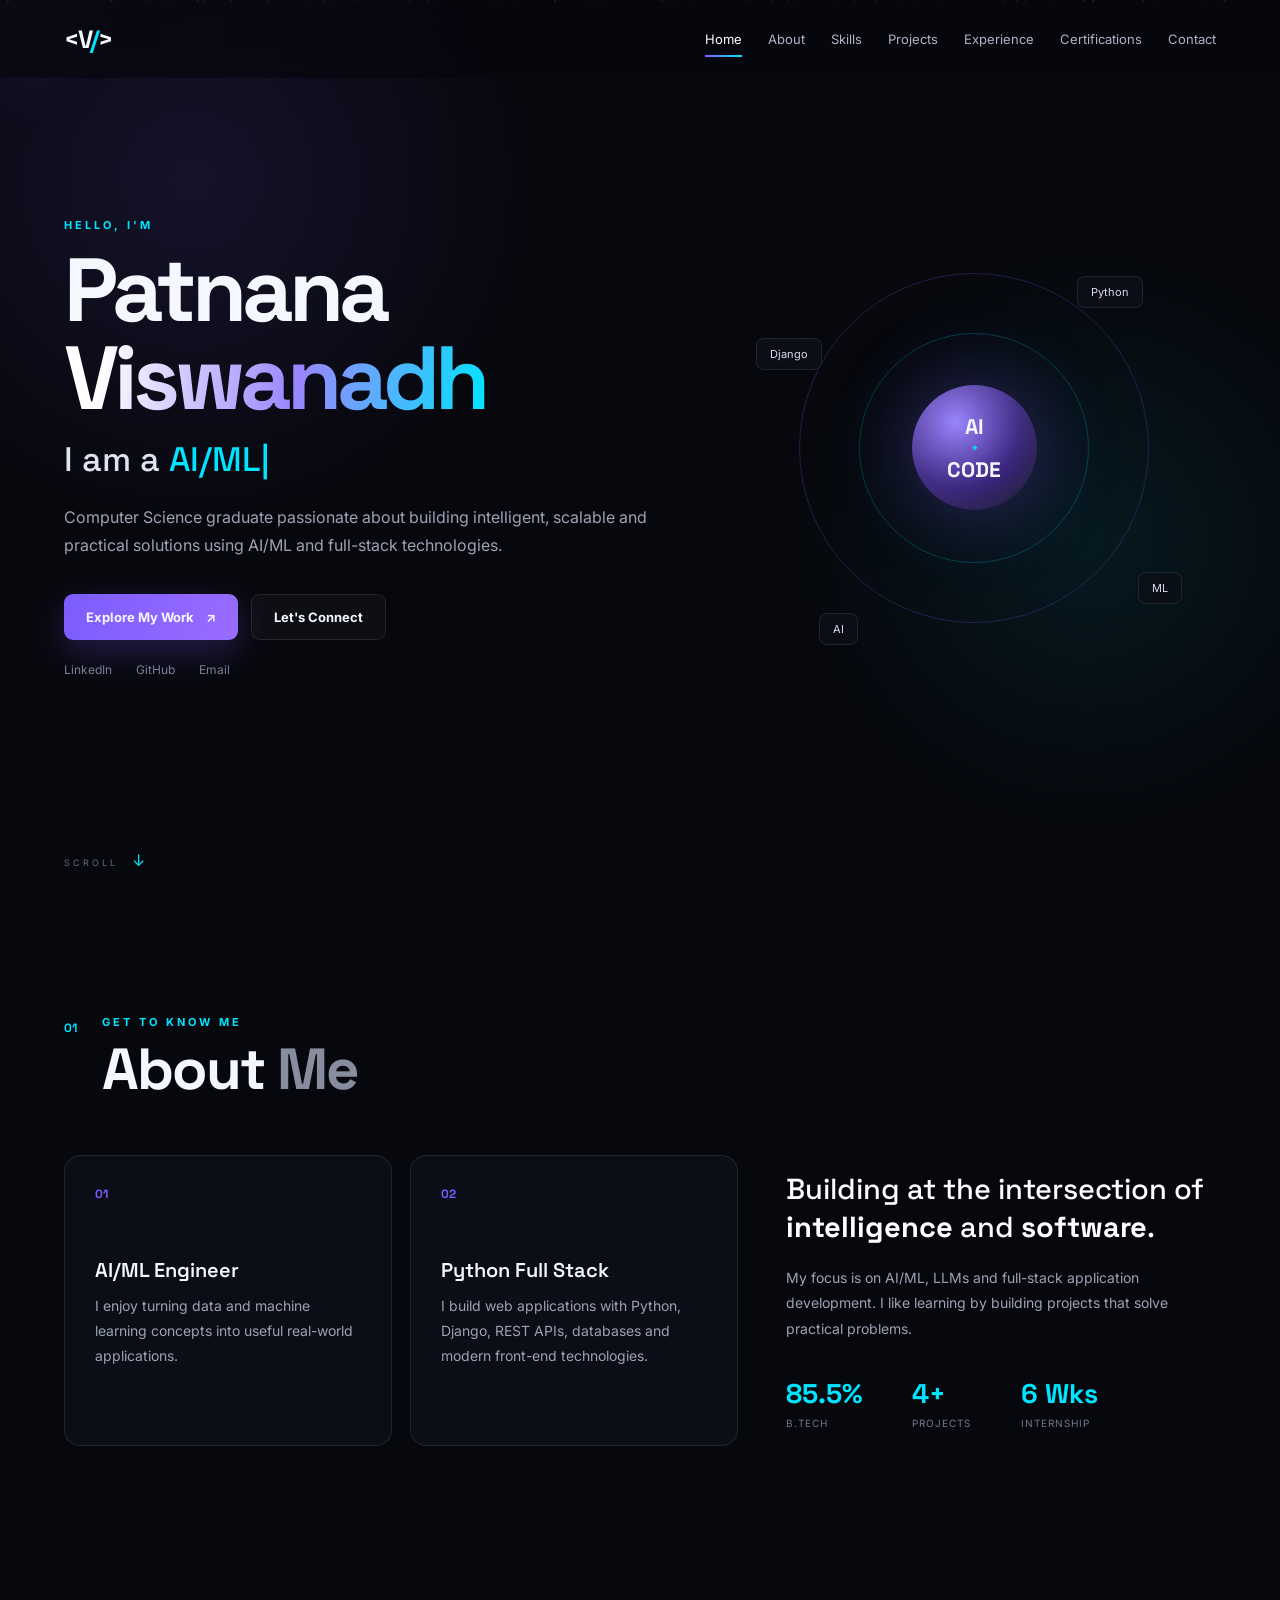
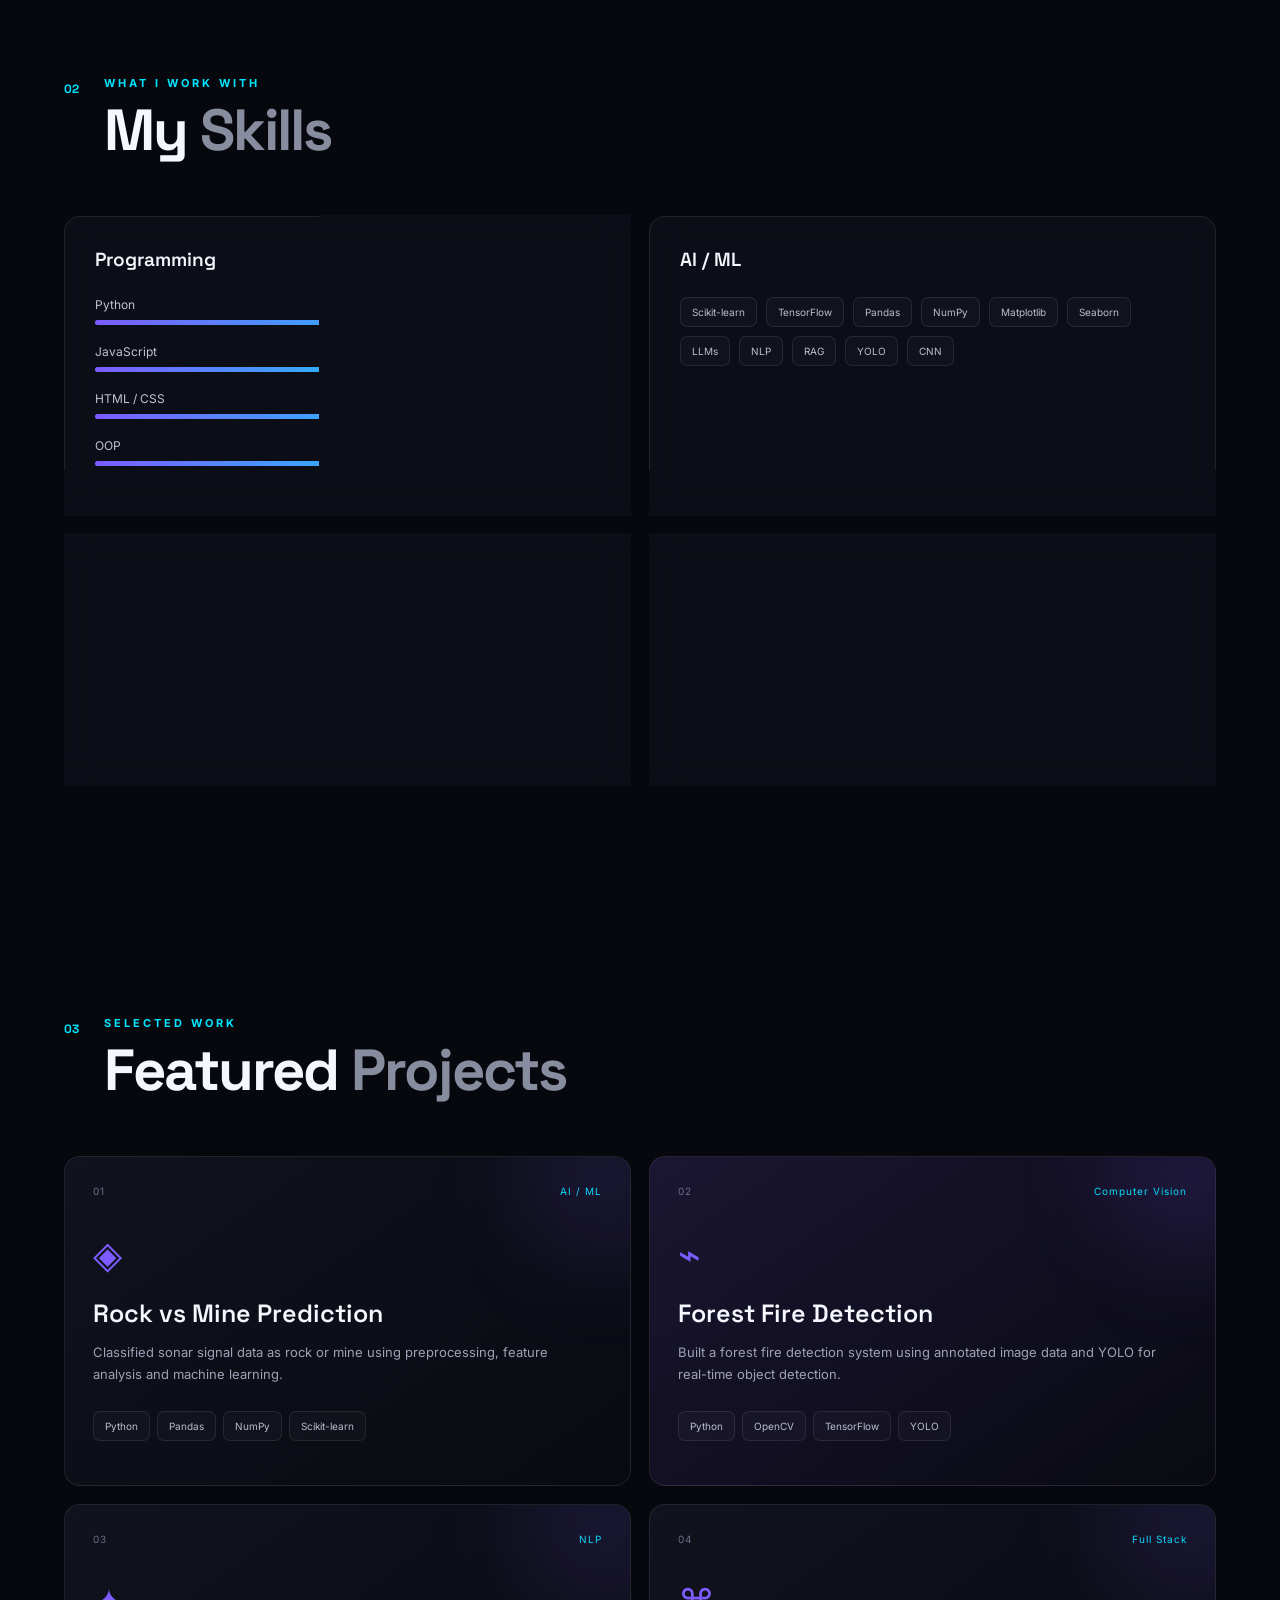
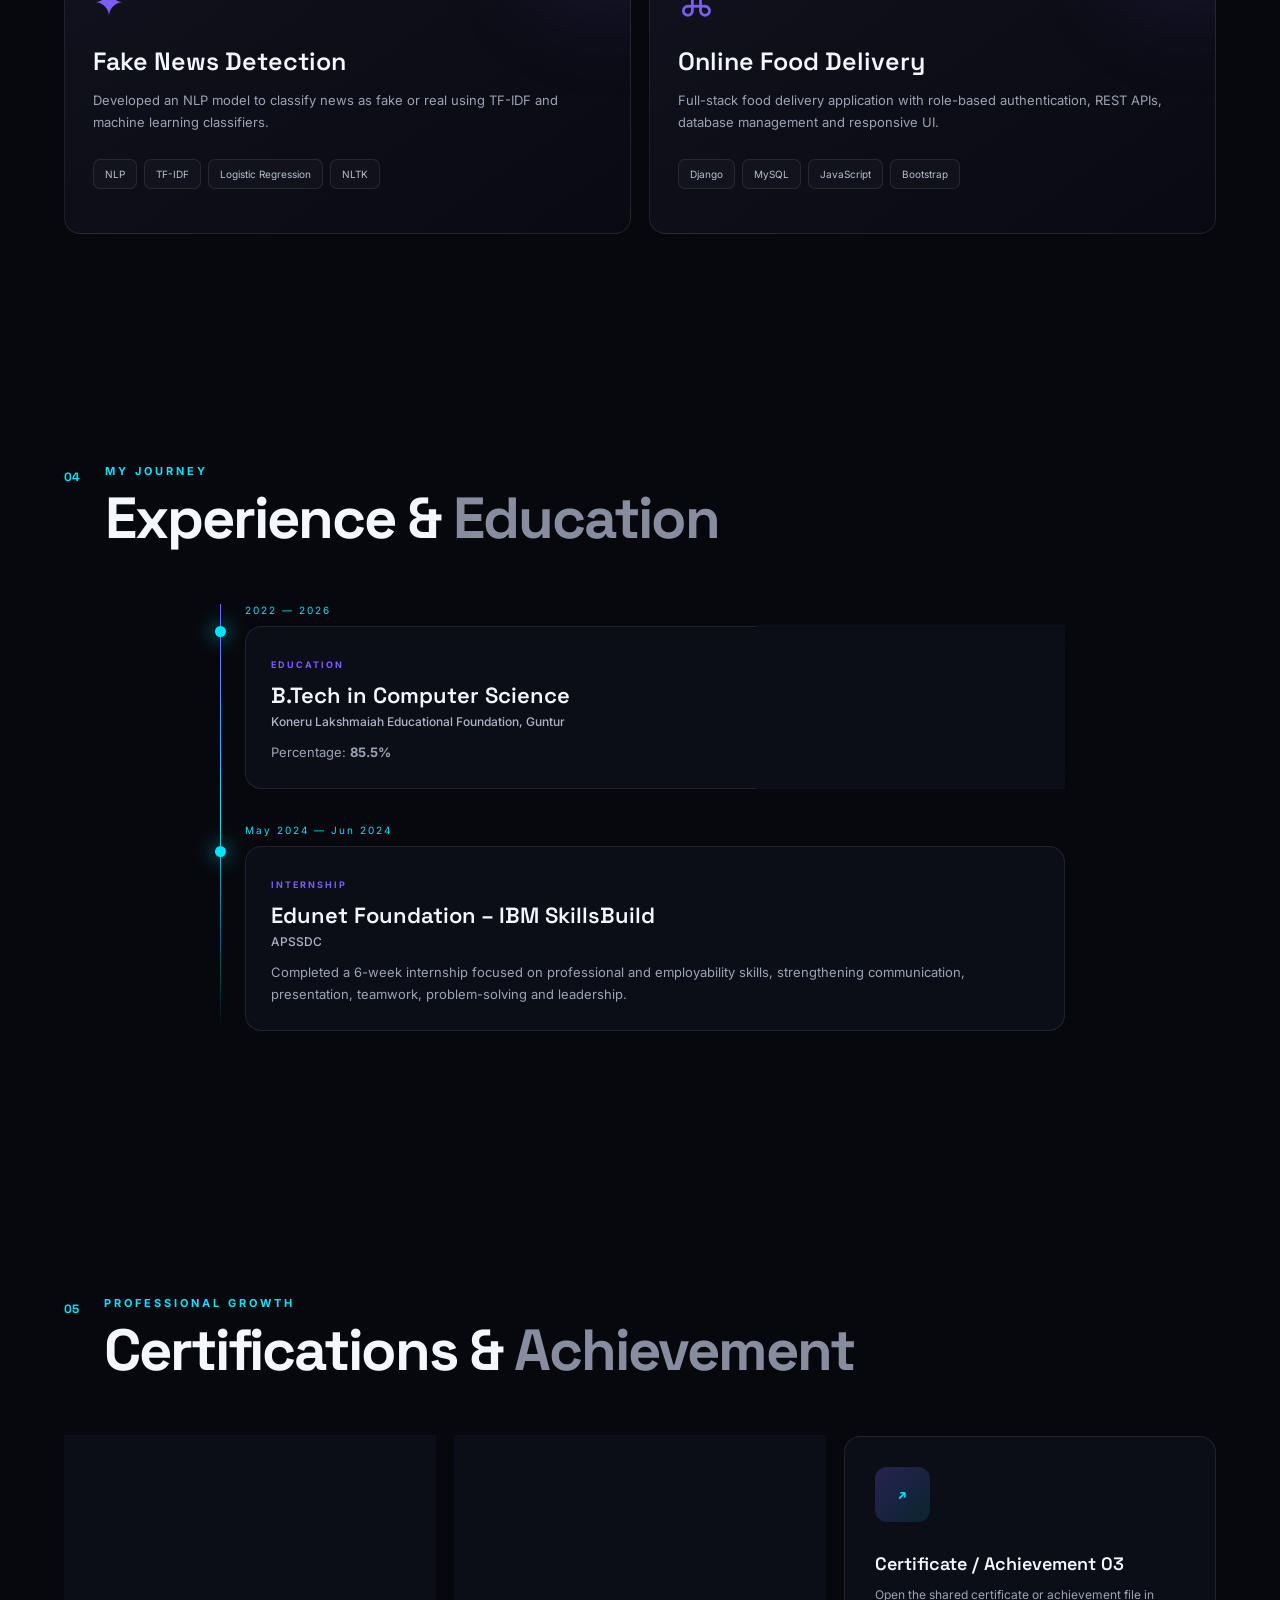
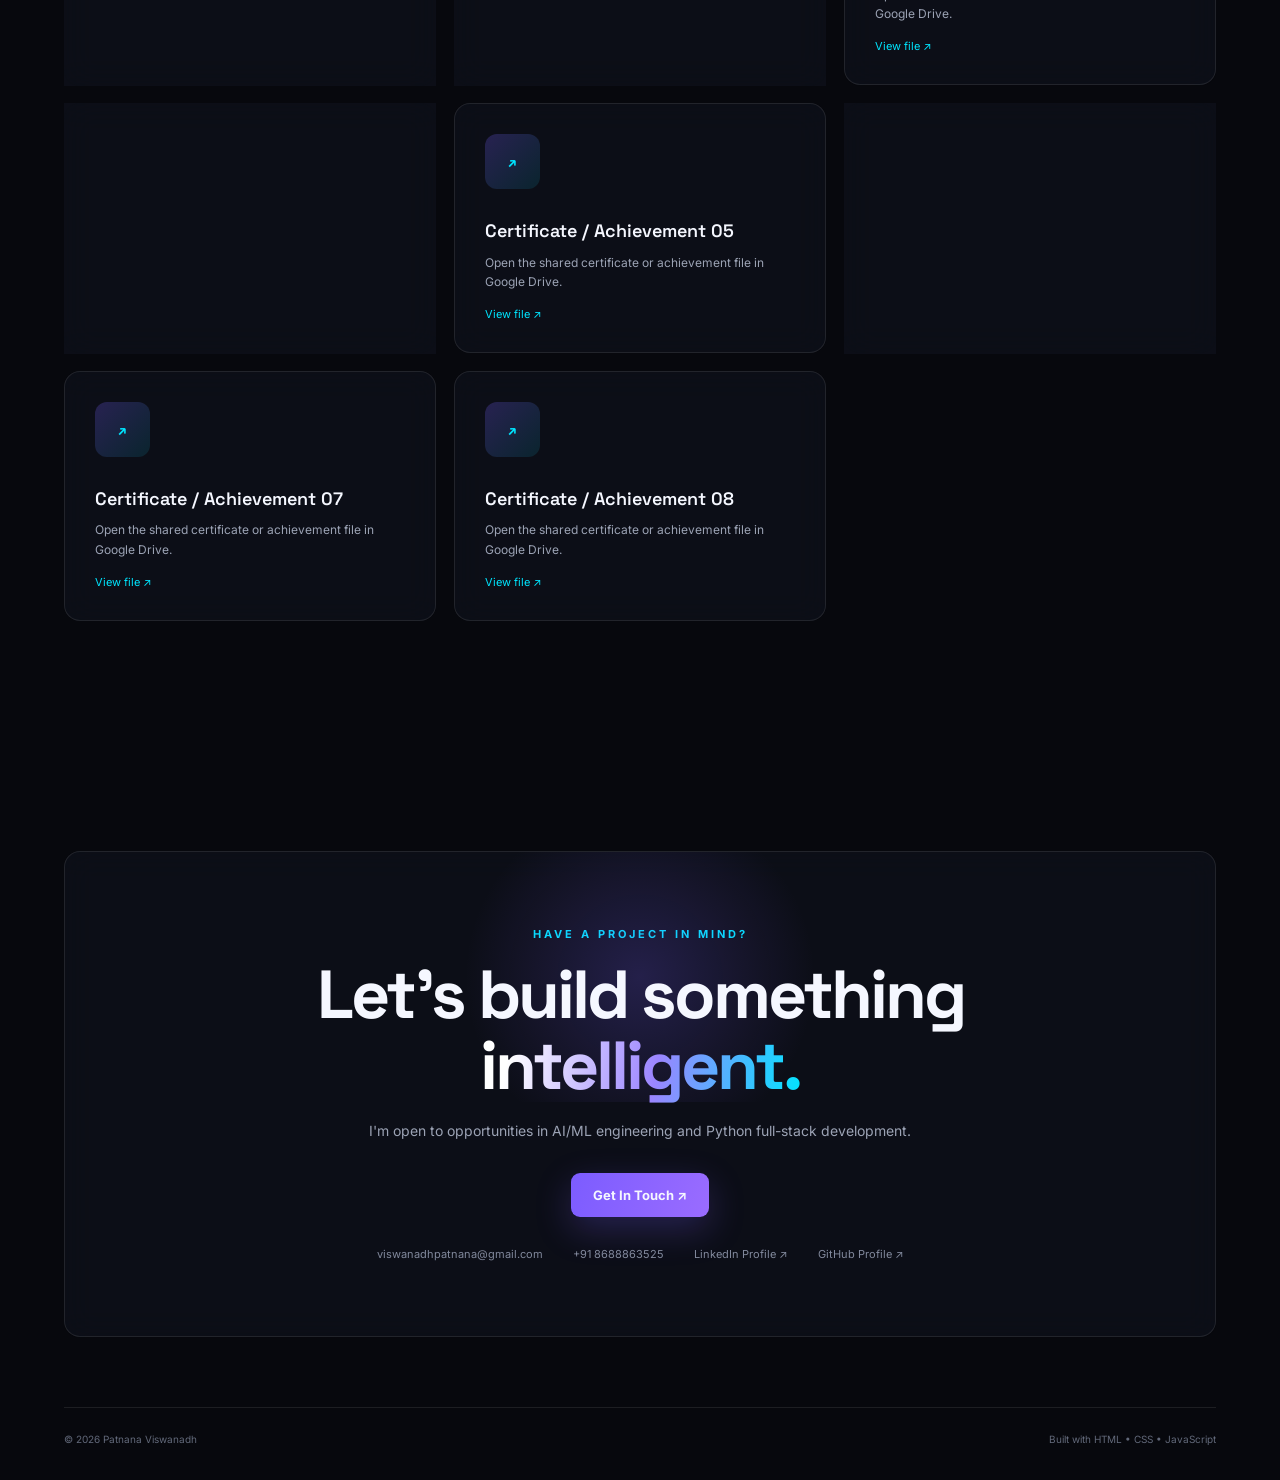
<file: viswanadh-portfolio-final/index.html>
<!DOCTYPE html>
<html lang="en">
<head>
  <meta charset="UTF-8">
  <meta name="viewport" content="width=device-width, initial-scale=1.0">
  <meta name="description" content="PATNANA VISWANADH — AI/ML Engineer and Python Full Stack Developer Portfolio">
  <title>Viswanadh | AI/ML Engineer</title>
  <link rel="preconnect" href="https://fonts.googleapis.com">
  <link rel="preconnect" href="https://fonts.gstatic.com" crossorigin>
  <link href="https://fonts.googleapis.com/css2?family=Inter:wght@400;500;600;700;800&family=Space+Grotesk:wght@400;500;600;700&display=swap" rel="stylesheet">
  <link rel="stylesheet" href="style.css">
  
<style>
.project-clickable{cursor:pointer}
.project-clickable:focus-visible{outline:2px solid var(--accent2);outline-offset:4px}
.cert-link{display:block;color:inherit;text-decoration:none}
.cert-open{display:inline-block;margin-top:16px;font-size:11px;color:var(--accent2)}
.cert-link:hover .cert-open{color:#fff}
.project-modal{position:fixed;inset:0;z-index:100;display:none;align-items:center;justify-content:center;padding:24px}
.project-modal.open{display:flex}
.project-modal-backdrop{position:absolute;inset:0;background:rgba(0,0,0,.78);backdrop-filter:blur(12px)}
.project-modal-dialog{position:relative;width:min(760px,100%);max-height:88vh;overflow:auto;background:#0d0f19;border:1px solid rgba(255,255,255,.13);border-radius:18px;padding:34px;box-shadow:0 25px 100px rgba(0,0,0,.55);animation:modalIn .28s ease}
.project-modal-close{position:absolute;right:18px;top:12px;width:38px;height:38px;border:1px solid var(--line);border-radius:9px;background:rgba(255,255,255,.04);color:#fff;font-size:28px;cursor:pointer}
.project-modal-dialog h2{font:700 clamp(27px,4vw,42px)/1.1 "Space Grotesk";letter-spacing:-1px;margin:12px 40px 26px 0}
.modal-section{padding:20px 0;border-top:1px solid var(--line)}
.modal-section h3{font:600 17px "Space Grotesk";margin-bottom:12px;color:#f3f4fb}
.modal-section p,.modal-section li{font-size:13px;line-height:1.8;color:var(--muted)}
.modal-section ul{padding-left:20px}
.modal-section li{padding:4px 0}
.modal-chips{display:flex;flex-wrap:wrap;gap:8px}
.modal-chips span{padding:8px 11px;border:1px solid var(--line);border-radius:7px;font-size:11px;color:#cbd0e0;background:rgba(255,255,255,.03)}
body.modal-open{overflow:hidden}
@keyframes modalIn{from{opacity:0;transform:translateY(15px) scale(.985)}to{opacity:1;transform:translateY(0) scale(1)}}
@media(max-width:600px){.project-modal{padding:12px}.project-modal-dialog{padding:24px 18px}.contact-details{flex-wrap:wrap}.cert-grid{grid-template-columns:1fr}}
</style>

</head>
<body>
  <div id="particles"></div>
  <div class="cursor-glow"></div>

  <header class="navbar">
    <a href="#home" class="logo">&lt;V<span>/</span>&gt;</a>
    <button class="menu-toggle" aria-label="Open menu"><span></span><span></span><span></span></button>
    <nav class="nav-links">
      <a href="#home" class="active">Home</a>
      <a href="#about">About</a>
      <a href="#skills">Skills</a>
      <a href="#projects">Projects</a>
      <a href="#experience">Experience</a>
      <a href="#certifications">Certifications</a>
      <a href="#contact">Contact</a>
    </nav>
  </header>

  <main>
    <section id="home" class="hero section">
      <div class="hero-content reveal">
        <p class="eyebrow">HELLO, I'M</p>
        <h1>Patnana <span>Viswanadh</span></h1>
        <h2>I am a <span id="typing"></span><span class="caret">|</span></h2>
        <p class="hero-text">
          Computer Science graduate passionate about building intelligent,
          scalable and practical solutions using AI/ML and full-stack technologies.
        </p>
        <div class="hero-buttons">
          <a href="#projects" class="btn primary">Explore My Work <span>↗</span></a>
          <a href="#contact" class="btn secondary">Let's Connect</a>
        </div>
        <div class="socials">
          <a href="https://www.linkedin.com/in/patnana-viswanadh-44a00a28b/" target="_blank" rel="noopener">LinkedIn</a>
          <a href="https://github.com/Vishwa2200032820" target="_blank" rel="noopener">GitHub</a>
          <a href="mailto:viswanadhpatnana@gmail.com">Email</a>
        </div>
      </div>
      <div class="hero-orbit reveal">
        <div class="orbit orbit-one"></div>
        <div class="orbit orbit-two"></div>
        <div class="orbit-core">
          <span>AI</span>
          <small>+</small>
          <span>CODE</span>
        </div>
        <div class="floating-tag tag-python">Python</div>
        <div class="floating-tag tag-ml">ML</div>
        <div class="floating-tag tag-django">Django</div>
        <div class="floating-tag tag-ai">AI</div>
      </div>
      <a class="scroll-down" href="#about">SCROLL <span>↓</span></a>
    </section>

    <section id="about" class="section">
      <div class="section-heading reveal">
        <span>01</span>
        <div><p>GET TO KNOW ME</p><h2>About <em>Me</em></h2></div>
      </div>
      <div class="about-grid">
        <div class="about-card glass reveal">
          <div class="number">01</div>
          <h3>AI/ML Engineer</h3>
          <p>I enjoy turning data and machine learning concepts into useful real-world applications.</p>
        </div>
        <div class="about-card glass reveal">
          <div class="number">02</div>
          <h3>Python Full Stack</h3>
          <p>I build web applications with Python, Django, REST APIs, databases and modern front-end technologies.</p>
        </div>
        <div class="about-copy reveal">
          <p class="lead">Building at the intersection of <strong>intelligence</strong> and <strong>software</strong>.</p>
          <p>My focus is on AI/ML, LLMs and full-stack application development. I like learning by building projects that solve practical problems.</p>
          <div class="stats">
            <div><strong>85.5%</strong><span>B.Tech</span></div>
            <div><strong>4+</strong><span>Projects</span></div>
            <div><strong>6 Wks</strong><span>Internship</span></div>
          </div>
        </div>
      </div>
    </section>

    <section id="skills" class="section">
      <div class="section-heading reveal">
        <span>02</span>
        <div><p>WHAT I WORK WITH</p><h2>My <em>Skills</em></h2></div>
      </div>
      <div class="skills-grid">
        <div class="skill-panel glass reveal">
          <h3>Programming</h3>
          <div class="skill-list">
            <div class="skill"><span>Python</span><i><b style="--w:92%"></b></i></div>
            <div class="skill"><span>JavaScript</span><i><b style="--w:78%"></b></i></div>
            <div class="skill"><span>HTML / CSS</span><i><b style="--w:88%"></b></i></div>
            <div class="skill"><span>OOP</span><i><b style="--w:82%"></b></i></div>
          </div>
        </div>
        <div class="skill-panel glass reveal">
          <h3>AI / ML</h3>
          <div class="chip-wrap">
            <span>Scikit-learn</span><span>TensorFlow</span><span>Pandas</span><span>NumPy</span>
            <span>Matplotlib</span><span>Seaborn</span><span>LLMs</span><span>NLP</span>
            <span>RAG</span><span>YOLO</span><span>CNN</span>
          </div>
        </div>
        <div class="skill-panel glass reveal">
          <h3>Development & Cloud</h3>
          <div class="chip-wrap">
            <span>Django</span><span>REST APIs</span><span>MySQL</span><span>MongoDB</span>
            <span>AWS</span><span>Git</span><span>Bootstrap</span>
          </div>
        </div>
        <div class="skill-panel glass reveal">
          <h3>Soft Skills</h3>
          <div class="soft-skills">
            <div>Communication</div><div>Problem Solving</div><div>Team Collaboration</div>
            <div>Adaptability</div><div>Leadership</div>
          </div>
        </div>
      </div>
    </section>

    <section id="projects" class="section">
      <div class="section-heading reveal">
        <span>03</span>
        <div><p>SELECTED WORK</p><h2>Featured <em>Projects</em></h2></div>
      </div>
      <div class="projects-grid">
        <article class="project-card reveal project-clickable" tabindex="0" role="button" aria-label="View Rock vs Mine Prediction project details" data-project="rock-mine">
          <div class="project-top"><span>01</span><span>AI / ML</span></div>
          <div class="project-icon">◈</div>
          <h3>Rock vs Mine Prediction</h3>
          <p>Classified sonar signal data as rock or mine using preprocessing, feature analysis and machine learning.</p>
          <div class="techs"><span>Python</span><span>Pandas</span><span>NumPy</span><span>Scikit-learn</span></div>
        </article>
        <article class="project-card featured reveal project-clickable" tabindex="0" role="button" aria-label="View Forest Fire Detection project details" data-project="forest-fire">
          <div class="project-top"><span>02</span><span>Computer Vision</span></div>
          <div class="project-icon">⌁</div>
          <h3>Forest Fire Detection</h3>
          <p>Built a forest fire detection system using annotated image data and YOLO for real-time object detection.</p>
          <div class="techs"><span>Python</span><span>OpenCV</span><span>TensorFlow</span><span>YOLO</span></div>
        </article>
        <article class="project-card reveal project-clickable" tabindex="0" role="button" aria-label="View Fake News Detection project details" data-project="fake-news">
          <div class="project-top"><span>03</span><span>NLP</span></div>
          <div class="project-icon">✦</div>
          <h3>Fake News Detection</h3>
          <p>Developed an NLP model to classify news as fake or real using TF-IDF and machine learning classifiers.</p>
          <div class="techs"><span>NLP</span><span>TF-IDF</span><span>Logistic Regression</span><span>NLTK</span></div>
        </article>
        <article class="project-card reveal project-clickable" tabindex="0" role="button" aria-label="View Online Food Delivery project details" data-project="food-delivery">
          <div class="project-top"><span>04</span><span>Full Stack</span></div>
          <div class="project-icon">⌘</div>
          <h3>Online Food Delivery</h3>
          <p>Full-stack food delivery application with role-based authentication, REST APIs, database management and responsive UI.</p>
          <div class="techs"><span>Django</span><span>MySQL</span><span>JavaScript</span><span>Bootstrap</span></div>
        </article>
      </div>
    </section>

    <section id="experience" class="section">
      <div class="section-heading reveal">
        <span>04</span>
        <div><p>MY JOURNEY</p><h2>Experience & <em>Education</em></h2></div>
      </div>
      <div class="timeline">
        <div class="timeline-item reveal">
          <div class="timeline-dot"></div>
          <div class="timeline-date">2022 — 2026</div>
          <div class="timeline-card glass">
            <span class="label">EDUCATION</span>
            <h3>B.Tech in Computer Science</h3>
            <h4>Koneru Lakshmaiah Educational Foundation, Guntur</h4>
            <p>Percentage: <strong>85.5%</strong></p>
          </div>
        </div>
        <div class="timeline-item reveal">
          <div class="timeline-dot"></div>
          <div class="timeline-date">May 2024 — Jun 2024</div>
          <div class="timeline-card glass">
            <span class="label">INTERNSHIP</span>
            <h3>Edunet Foundation – IBM SkillsBuild</h3>
            <h4>APSSDC</h4>
            <p>Completed a 6-week internship focused on professional and employability skills, strengthening communication, presentation, teamwork, problem-solving and leadership.</p>
          </div>
        </div>
      </div>
    </section>

    <section id="certifications" class="section">
      <div class="section-heading reveal">
        <span>05</span>
        <div><p>PROFESSIONAL GROWTH</p><h2>Certifications & <em>Achievement</em></h2></div>
      </div>
      <div class="cert-grid">
        <a class="cert-card glass reveal cert-link" href="https://drive.google.com/file/d/1FYxLVTr85f6TMLWPl_wfL__L0i3bzrdX/view?usp=sharing" target="_blank" rel="noopener noreferrer">
          <span class="cert-icon">↗</span><h3>Certificate / Achievement 01</h3>
          <p>Open the shared certificate or achievement file in Google Drive.</p>
          <span class="cert-open">View file ↗</span>
        </a>
        <a class="cert-card glass reveal cert-link" href="https://drive.google.com/file/d/14j0xGTegTlmkMLmcgAv-vDctXFkLSvYd/view?usp=sharing" target="_blank" rel="noopener noreferrer">
          <span class="cert-icon">↗</span><h3>Certificate / Achievement 02</h3>
          <p>Open the shared certificate or achievement file in Google Drive.</p>
          <span class="cert-open">View file ↗</span>
        </a>
        <a class="cert-card glass reveal cert-link" href="https://drive.google.com/file/d/1AFk_jsiY-HH23PY2GI0Kzycol580z61q/view?usp=sharing" target="_blank" rel="noopener noreferrer">
          <span class="cert-icon">↗</span><h3>Certificate / Achievement 03</h3>
          <p>Open the shared certificate or achievement file in Google Drive.</p>
          <span class="cert-open">View file ↗</span>
        </a>
        <a class="cert-card glass reveal cert-link" href="https://drive.google.com/file/d/1x9Zbv9hE2oCV2LBrzBK1opeRDTbhT_m2/view?usp=sharing" target="_blank" rel="noopener noreferrer">
          <span class="cert-icon">↗</span><h3>Certificate / Achievement 04</h3>
          <p>Open the shared certificate or achievement file in Google Drive.</p>
          <span class="cert-open">View file ↗</span>
        </a>
        <a class="cert-card glass reveal cert-link" href="https://drive.google.com/file/d/1vEYkzbOBhbqFwpVKcn2FZHP51qk7mM_G/view?usp=sharing" target="_blank" rel="noopener noreferrer">
          <span class="cert-icon">↗</span><h3>Certificate / Achievement 05</h3>
          <p>Open the shared certificate or achievement file in Google Drive.</p>
          <span class="cert-open">View file ↗</span>
        </a>
        <a class="cert-card glass reveal cert-link" href="https://drive.google.com/file/d/1GxY9gQEqFujlfK3JYgPlXoK2BxfYrAkL/view?usp=sharing" target="_blank" rel="noopener noreferrer">
          <span class="cert-icon">↗</span><h3>Certificate / Achievement 06</h3>
          <p>Open the shared certificate or achievement file in Google Drive.</p>
          <span class="cert-open">View file ↗</span>
        </a>
        <a class="cert-card glass reveal cert-link" href="https://drive.google.com/file/d/1GTLKYwqZnoPF7FP4o9kjnsiBi1kGtxqs/view?usp=sharing" target="_blank" rel="noopener noreferrer">
          <span class="cert-icon">↗</span><h3>Certificate / Achievement 07</h3>
          <p>Open the shared certificate or achievement file in Google Drive.</p>
          <span class="cert-open">View file ↗</span>
        </a>
        <a class="cert-card glass reveal cert-link" href="https://drive.google.com/file/d/19qVWu9MwVhOYU-Z3QQSoR1wYjOK23UKq/view?usp=sharing" target="_blank" rel="noopener noreferrer">
          <span class="cert-icon">↗</span><h3>Certificate / Achievement 08</h3>
          <p>Open the shared certificate or achievement file in Google Drive.</p>
          <span class="cert-open">View file ↗</span>
        </a>
      </div>
    </section>

    <section id="contact" class="section contact-section">
      <div class="contact-box glass reveal">
        <p class="eyebrow">HAVE A PROJECT IN MIND?</p>
        <h2>Let's build something <span>intelligent.</span></h2>
        <p>I'm open to opportunities in AI/ML engineering and Python full-stack development.</p>
        <a class="btn primary" href="mailto:viswanadhpatnana@gmail.com">Get In Touch ↗</a>
        <div class="contact-details">
          <a href="mailto:viswanadhpatnana@gmail.com">viswanadhpatnana@gmail.com</a>
          <a href="tel:+918688863525">+91 8688863525</a>
          <a href="https://www.linkedin.com/in/patnana-viswanadh-44a00a28b/" target="_blank" rel="noopener noreferrer">LinkedIn Profile ↗</a>
          <a href="https://github.com/Vishwa2200032820" target="_blank" rel="noopener noreferrer">GitHub Profile ↗</a>
        </div>
      </div>
    </section>
  </main>


  <div class="project-modal" id="project-modal" aria-hidden="true">
    <div class="project-modal-backdrop" data-close-modal></div>
    <div class="project-modal-dialog" role="dialog" aria-modal="true" aria-labelledby="modal-title">
      <button class="project-modal-close" type="button" aria-label="Close project details" data-close-modal>×</button>
      <p class="eyebrow">PROJECT README</p>
      <h2 id="modal-title">Project details</h2>
      <div id="modal-body"></div>
    </div>
  </div>

  <footer><span>© 2026 Patnana Viswanadh</span><span>Built with HTML • CSS • JavaScript</span></footer>

  <script src="script.js"></script>
</body>
</html>
</file>
<file: viswanadh-portfolio-final/style.css>
:root{
  --bg:#07080d;--panel:rgba(16,18,28,.68);--text:#f5f7ff;--muted:#9ca3b5;
  --accent:#7c5cff;--accent2:#00e5ff;--line:rgba(255,255,255,.09);
  --max:1180px;
}
*{margin:0;padding:0;box-sizing:border-box}
html{scroll-behavior:smooth}
body{font-family:Inter,sans-serif;background:var(--bg);color:var(--text);overflow-x:hidden}
body:before{content:"";position:fixed;inset:0;background:radial-gradient(circle at 15% 20%,rgba(124,92,255,.12),transparent 28%),radial-gradient(circle at 85% 60%,rgba(0,229,255,.08),transparent 25%);pointer-events:none;z-index:-2}
a{color:inherit;text-decoration:none}
#particles{position:fixed;inset:0;z-index:-1;pointer-events:none}
.particle{position:absolute;width:2px;height:2px;background:#fff;border-radius:50%;opacity:.35;animation:float linear infinite}
.cursor-glow{position:fixed;width:280px;height:280px;border-radius:50%;background:radial-gradient(circle,rgba(124,92,255,.09),transparent 68%);pointer-events:none;transform:translate(-50%,-50%);z-index:0}
.navbar{position:fixed;top:0;left:0;right:0;height:78px;display:flex;align-items:center;justify-content:space-between;padding:0 5%;background:rgba(7,8,13,.7);backdrop-filter:blur(18px);border-bottom:1px solid transparent;z-index:20;transition:.3s}
.navbar.scrolled{border-color:var(--line)}
.logo{font:700 25px "Space Grotesk";letter-spacing:-2px}.logo span{color:var(--accent2)}
.nav-links{display:flex;gap:26px}.nav-links a{font-size:13px;color:#aeb4c7;position:relative;padding:10px 0}.nav-links a:after{content:"";position:absolute;bottom:0;left:0;width:0;height:2px;background:linear-gradient(90deg,var(--accent),var(--accent2));transition:.3s}.nav-links a:hover,.nav-links a.active{color:#fff}.nav-links a:hover:after,.nav-links a.active:after{width:100%}
.menu-toggle{display:none;background:none;border:0}.menu-toggle span{display:block;width:25px;height:2px;background:#fff;margin:5px}
.section{width:min(var(--max),90%);margin:auto;padding:115px 0}
.hero{min-height:100vh;display:flex;align-items:center;position:relative;padding-top:110px}
.hero-content{width:58%;z-index:2}.eyebrow,.section-heading p{font-size:11px;letter-spacing:3px;color:var(--accent2);font-weight:700}
.hero h1{font:700 clamp(48px,7vw,92px)/.98 "Space Grotesk";letter-spacing:-5px;margin:15px 0}
.hero h1 span,.contact-box h2 span{background:linear-gradient(100deg,#fff 10%,#9b85ff 55%,#00e5ff);-webkit-background-clip:text;color:transparent}
.hero h2{font:500 clamp(22px,3vw,34px) "Space Grotesk";color:#dfe3f1;margin-bottom:22px}.hero h2 span{color:var(--accent2)}.caret{animation:blink .7s infinite}
.hero-text{max-width:620px;color:var(--muted);font-size:16px;line-height:1.8}.hero-buttons{display:flex;gap:13px;margin:34px 0 22px}.btn{display:inline-flex;align-items:center;gap:12px;padding:14px 22px;border-radius:9px;font-weight:700;font-size:13px;transition:.3s}.btn.primary{background:linear-gradient(110deg,var(--accent),#9a6cff);box-shadow:0 12px 35px rgba(124,92,255,.25)}.btn.primary:hover{transform:translateY(-4px);box-shadow:0 18px 45px rgba(124,92,255,.4)}.btn.secondary{border:1px solid var(--line);background:rgba(255,255,255,.03)}.btn.secondary:hover{border-color:rgba(0,229,255,.4);transform:translateY(-3px)}
.socials{display:flex;gap:24px;color:#778096;font-size:12px}.socials a:hover{color:#fff}
.hero-orbit{position:absolute;right:0;width:42%;height:520px;display:grid;place-items:center}.orbit{position:absolute;border:1px solid rgba(124,92,255,.25);border-radius:50%;animation:spin 16s linear infinite}.orbit-one{width:350px;height:350px}.orbit-two{width:230px;height:230px;border-color:rgba(0,229,255,.22);animation-direction:reverse;animation-duration:11s}.orbit-core{width:125px;height:125px;border-radius:50%;background:radial-gradient(circle at 35% 30%,#9b85ff,#3b267f 55%,#0c0d14);display:flex;flex-direction:column;align-items:center;justify-content:center;box-shadow:0 0 80px rgba(124,92,255,.35),inset 0 0 35px rgba(255,255,255,.08);font:700 21px "Space Grotesk";z-index:2}.orbit-core small{font-size:12px;color:var(--accent2)}
.floating-tag{position:absolute;padding:8px 13px;border:1px solid var(--line);background:rgba(14,16,25,.85);backdrop-filter:blur(10px);border-radius:8px;font-size:11px;color:#d8dcf0;animation:bob 3s ease-in-out infinite}.tag-python{top:17%;right:15%}.tag-ml{bottom:20%;right:7%;animation-delay:1s}.tag-django{top:29%;left:5%;animation-delay:1.7s}.tag-ai{bottom:12%;left:18%;animation-delay:2.2s}
.scroll-down{position:absolute;bottom:30px;left:0;font-size:9px;letter-spacing:3px;color:#656d81}.scroll-down span{color:var(--accent2);font-size:16px;margin-left:8px}
.section-heading{display:flex;gap:25px;align-items:flex-start;margin-bottom:55px}.section-heading>span{font:700 12px "Space Grotesk";color:var(--accent2);padding-top:5px}.section-heading h2{font:700 clamp(34px,5vw,58px)/1.05 "Space Grotesk";letter-spacing:-2px;margin-top:10px}.section-heading h2 em{font-style:normal;color:#878d9f}
.about-grid{display:grid;grid-template-columns:1fr 1fr 1.4fr;gap:18px}.glass{background:var(--panel);border:1px solid var(--line);backdrop-filter:blur(15px);border-radius:16px}.about-card{padding:30px;min-height:220px;transition:.4s}.about-card:hover{transform:translateY(-7px);border-color:rgba(124,92,255,.4)}.number{color:var(--accent);font:700 12px "Space Grotesk";margin-bottom:55px}.about-card h3{font:600 20px "Space Grotesk";margin-bottom:10px}.about-card p,.about-copy p{color:var(--muted);font-size:14px;line-height:1.8}.about-copy{padding:15px 10px 15px 30px}.lead{font:500 29px/1.3 "Space Grotesk"!important;color:#fff!important;margin-bottom:20px}.stats{display:flex;gap:50px;margin-top:35px}.stats strong{display:block;font:700 27px "Space Grotesk";color:var(--accent2)}.stats span{font-size:10px;color:#72798c;text-transform:uppercase;letter-spacing:1px}
.skills-grid{display:grid;grid-template-columns:1fr 1fr;gap:18px}.skill-panel{padding:30px}.skill-panel h3{font:600 19px "Space Grotesk";margin-bottom:25px}.skill{margin:19px 0}.skill span{display:block;font-size:12px;color:#bfc4d3;margin-bottom:8px}.skill i{display:block;height:5px;background:#202331;border-radius:9px;overflow:hidden}.skill b{display:block;height:100%;width:var(--w);background:linear-gradient(90deg,var(--accent),var(--accent2));transform:scaleX(0);transform-origin:left;transition:1.3s ease}.revealed .skill b{transform:scaleX(1)}.chip-wrap{display:flex;flex-wrap:wrap;gap:9px}.chip-wrap span,.techs span{padding:8px 11px;border:1px solid var(--line);border-radius:7px;font-size:10px;color:#b8bfd0;background:rgba(255,255,255,.025);transition:.25s}.chip-wrap span:hover,.techs span:hover{border-color:var(--accent);color:#fff;transform:translateY(-2px)}.soft-skills{display:grid;grid-template-columns:1fr 1fr;gap:10px}.soft-skills div{padding:13px;border-left:2px solid var(--accent);background:rgba(255,255,255,.025);font-size:11px;color:#c0c5d5}
.projects-grid{display:grid;grid-template-columns:1fr 1fr;gap:18px}.project-card{position:relative;padding:28px;min-height:330px;border:1px solid var(--line);border-radius:16px;background:linear-gradient(145deg,rgba(18,20,31,.9),rgba(10,11,18,.9));overflow:hidden;transition:.45s}.project-card:before{content:"";position:absolute;width:180px;height:180px;border-radius:50%;background:rgba(124,92,255,.12);filter:blur(45px);right:-70px;top:-70px;transition:.4s}.project-card:hover{transform:translateY(-9px);border-color:rgba(124,92,255,.5);box-shadow:0 25px 60px rgba(0,0,0,.3)}.project-card:hover:before{transform:scale(1.6)}.project-top{display:flex;justify-content:space-between;color:#697187;font-size:10px;letter-spacing:1px}.project-top span:last-child{color:var(--accent2)}.project-icon{font-size:38px;color:var(--accent);margin:34px 0 20px}.project-card h3{font:600 25px "Space Grotesk";margin-bottom:12px}.project-card p{color:var(--muted);font-size:13px;line-height:1.75;max-width:500px}.techs{display:flex;flex-wrap:wrap;gap:7px;margin-top:25px}.featured{background:linear-gradient(145deg,rgba(30,24,57,.85),rgba(10,11,18,.95))}
.timeline{position:relative;max-width:850px;margin:auto;padding-left:30px}.timeline:before{content:"";position:absolute;left:5px;top:0;bottom:0;width:1px;background:linear-gradient(var(--accent),var(--accent2),transparent)}.timeline-item{position:relative;margin-bottom:35px}.timeline-dot{position:absolute;left:-30px;top:22px;width:11px;height:11px;border-radius:50%;background:var(--accent2);box-shadow:0 0 20px var(--accent2)}.timeline-date{font-size:10px;letter-spacing:2px;color:var(--accent2);margin-bottom:10px}.timeline-card{padding:25px}.timeline-card .label{font-size:9px;letter-spacing:2px;color:var(--accent);font-weight:700}.timeline-card h3{font:600 22px "Space Grotesk";margin:9px 0 5px}.timeline-card h4{font-size:12px;color:#afb5c6;font-weight:500;margin-bottom:12px}.timeline-card p{font-size:13px;line-height:1.7;color:var(--muted)}
.cert-grid{display:grid;grid-template-columns:repeat(3,1fr);gap:18px}.cert-card{padding:30px;min-height:220px;transition:.4s}.cert-card:hover{transform:translateY(-7px);border-color:rgba(0,229,255,.35)}.cert-icon{display:grid;place-items:center;width:55px;height:55px;border-radius:12px;background:linear-gradient(135deg,rgba(124,92,255,.25),rgba(0,229,255,.1));color:var(--accent2);font:700 14px "Space Grotesk";margin-bottom:30px}.cert-card h3{font:600 18px/1.35 "Space Grotesk";margin-bottom:9px}.cert-card p{font-size:12px;color:var(--muted);line-height:1.6}.achievement .cert-icon{color:#ffd66b}
.contact-section{padding-bottom:70px}.contact-box{text-align:center;padding:75px 25px;position:relative;overflow:hidden}.contact-box:before{content:"";position:absolute;width:450px;height:250px;left:50%;top:0;transform:translateX(-50%);background:radial-gradient(circle,rgba(124,92,255,.22),transparent 68%);pointer-events:none}.contact-box h2{position:relative;font:700 clamp(35px,6vw,68px)/1.05 "Space Grotesk";letter-spacing:-3px;margin:18px auto;max-width:850px}.contact-box>p:not(.eyebrow){color:var(--muted);max-width:600px;margin:0 auto 30px;font-size:14px;line-height:1.7}.contact-details{display:flex;justify-content:center;gap:30px;margin-top:30px;font-size:11px;color:#82899d}.contact-details a:hover{color:var(--accent2)}
footer{width:90%;max-width:var(--max);margin:auto;padding:25px 0 35px;border-top:1px solid var(--line);display:flex;justify-content:space-between;color:#62697a;font-size:10px}
.reveal{opacity:0;transform:translateY(35px);transition:opacity .8s ease,transform .8s ease}.reveal.revealed{opacity:1;transform:translateY(0)}
@keyframes spin{to{transform:rotate(360deg)}}@keyframes bob{50%{transform:translateY(-12px)}}@keyframes blink{50%{opacity:0}}@keyframes float{from{transform:translateY(100vh);opacity:0}15%{opacity:.35}90%{opacity:.2}to{transform:translateY(-10vh);opacity:0}}
@media(max-width:850px){
  .navbar{height:68px}.menu-toggle{display:block;cursor:pointer}.nav-links{position:absolute;top:68px;left:0;right:0;display:none;flex-direction:column;padding:18px 5%;background:rgba(7,8,13,.97);border-bottom:1px solid var(--line)}.nav-links.open{display:flex}.hero{padding-top:120px}.hero-content{width:100%}.hero-orbit{opacity:.22;width:100%;right:-15%;pointer-events:none}.hero h1{letter-spacing:-3px}.scroll-down{display:none}.about-grid,.skills-grid,.projects-grid,.cert-grid{grid-template-columns:1fr}.about-copy{padding:20px 5px}.stats{gap:25px}.section{padding:90px 0}.section-heading{margin-bottom:35px}.contact-details,footer{flex-direction:column;align-items:center;gap:12px}}
@media(max-width:480px){.hero-buttons{flex-direction:column;align-items:flex-start}.btn{width:100%;justify-content:center}.hero h1{font-size:48px}.lead{font-size:23px!important}.stats strong{font-size:22px}.project-card{min-height:auto}.contact-box{padding:55px 18px}}
</file>
